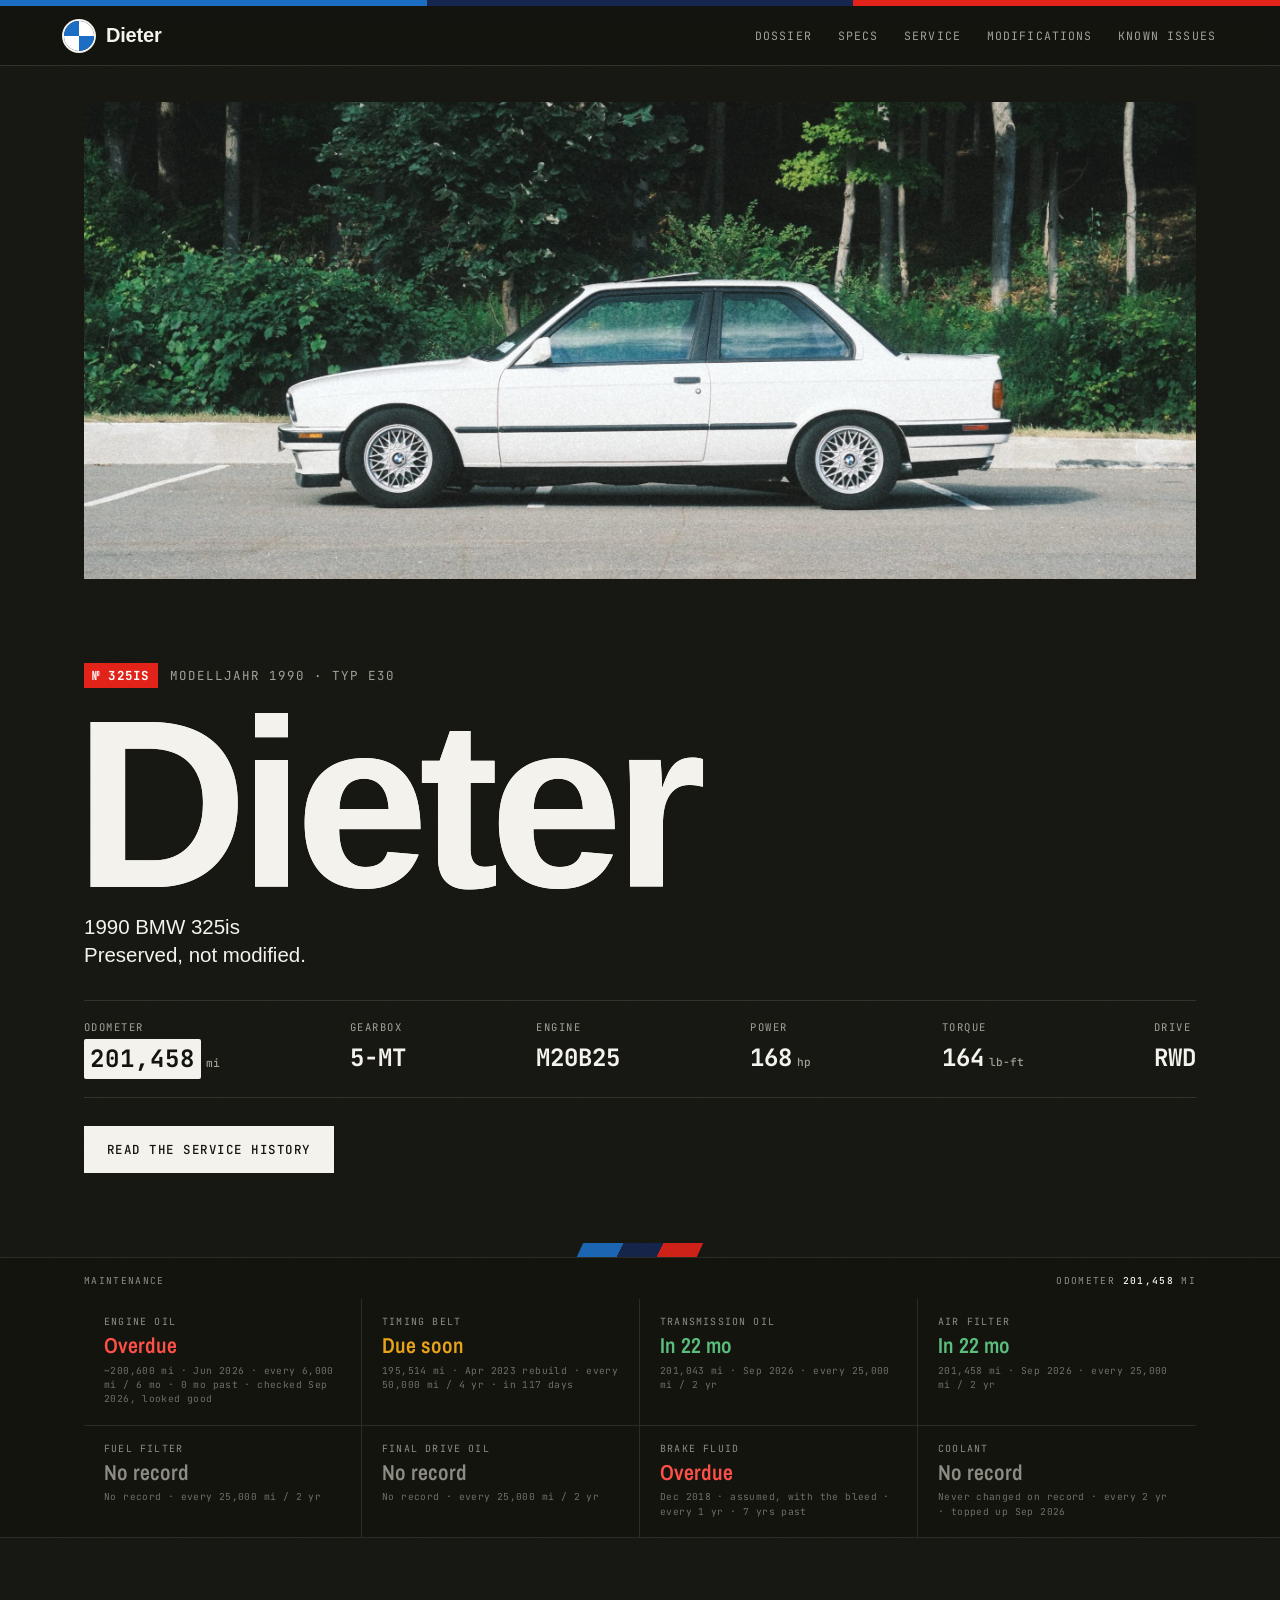
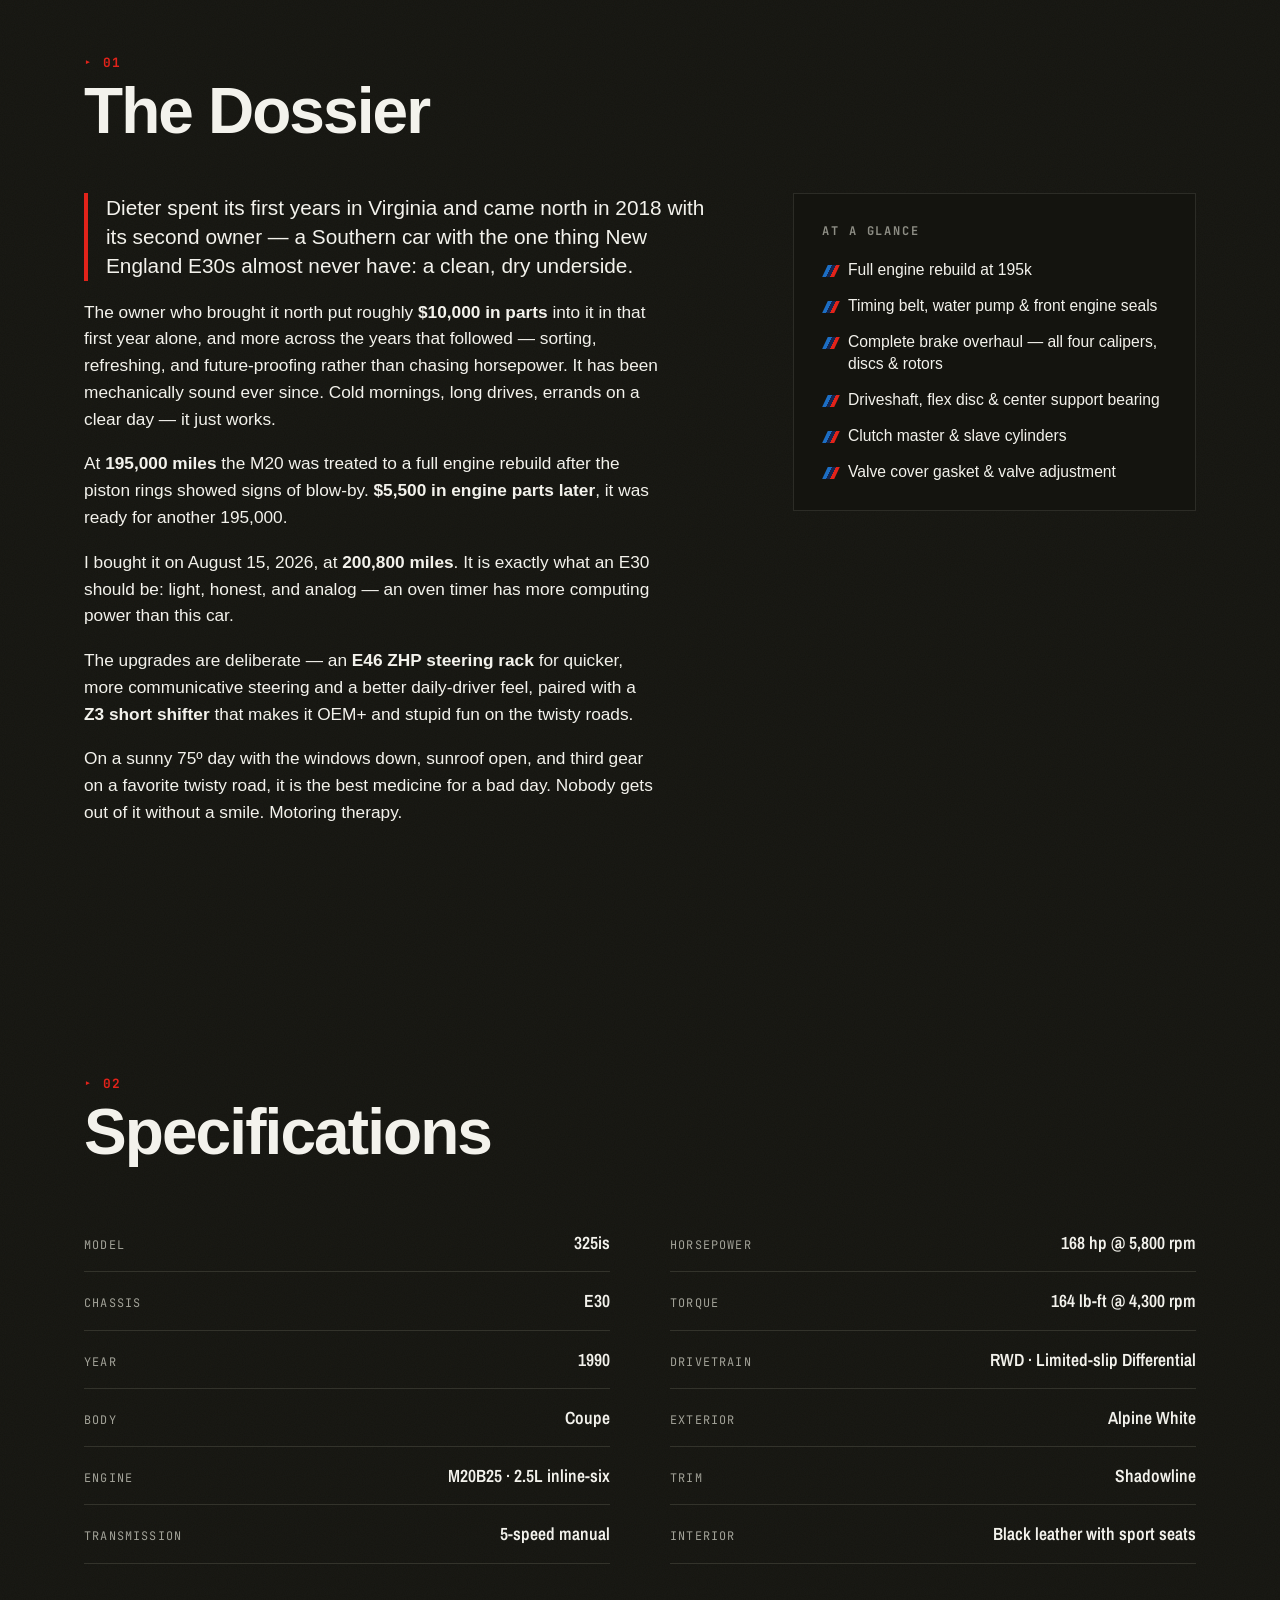
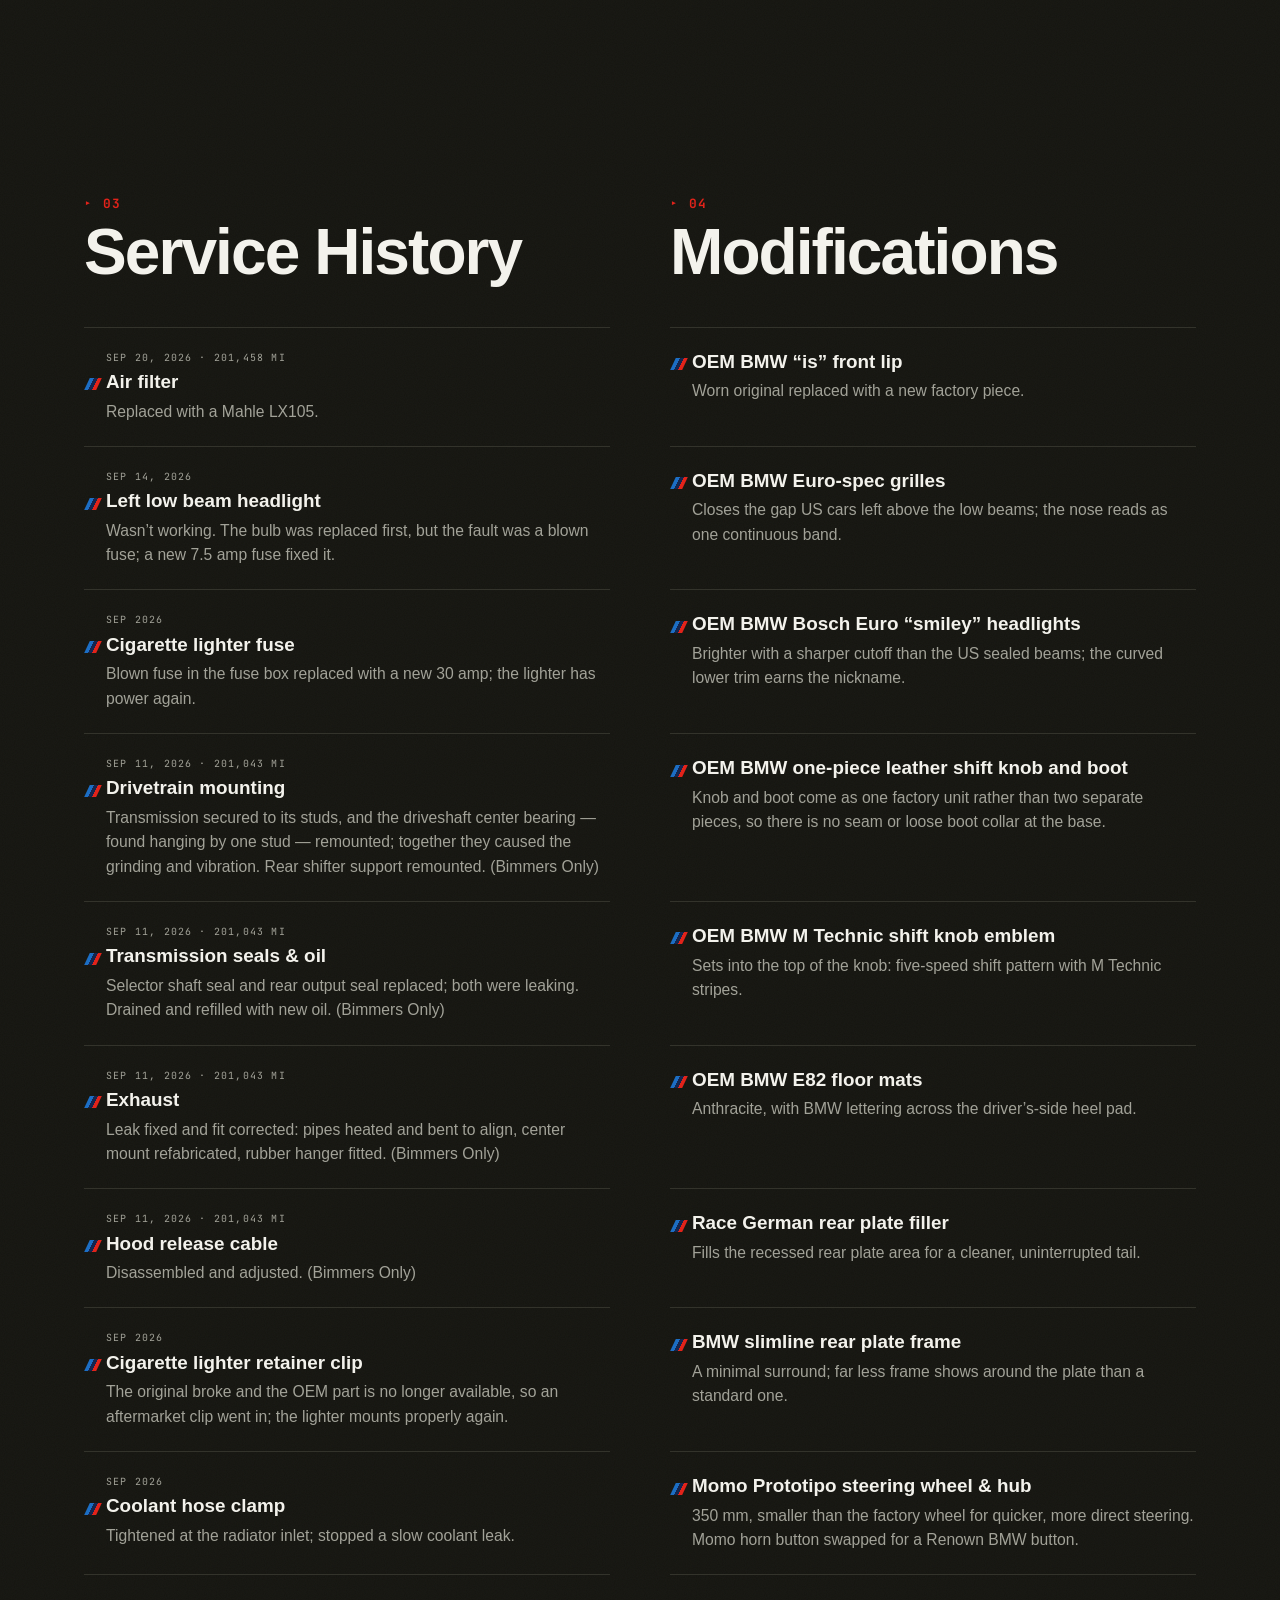
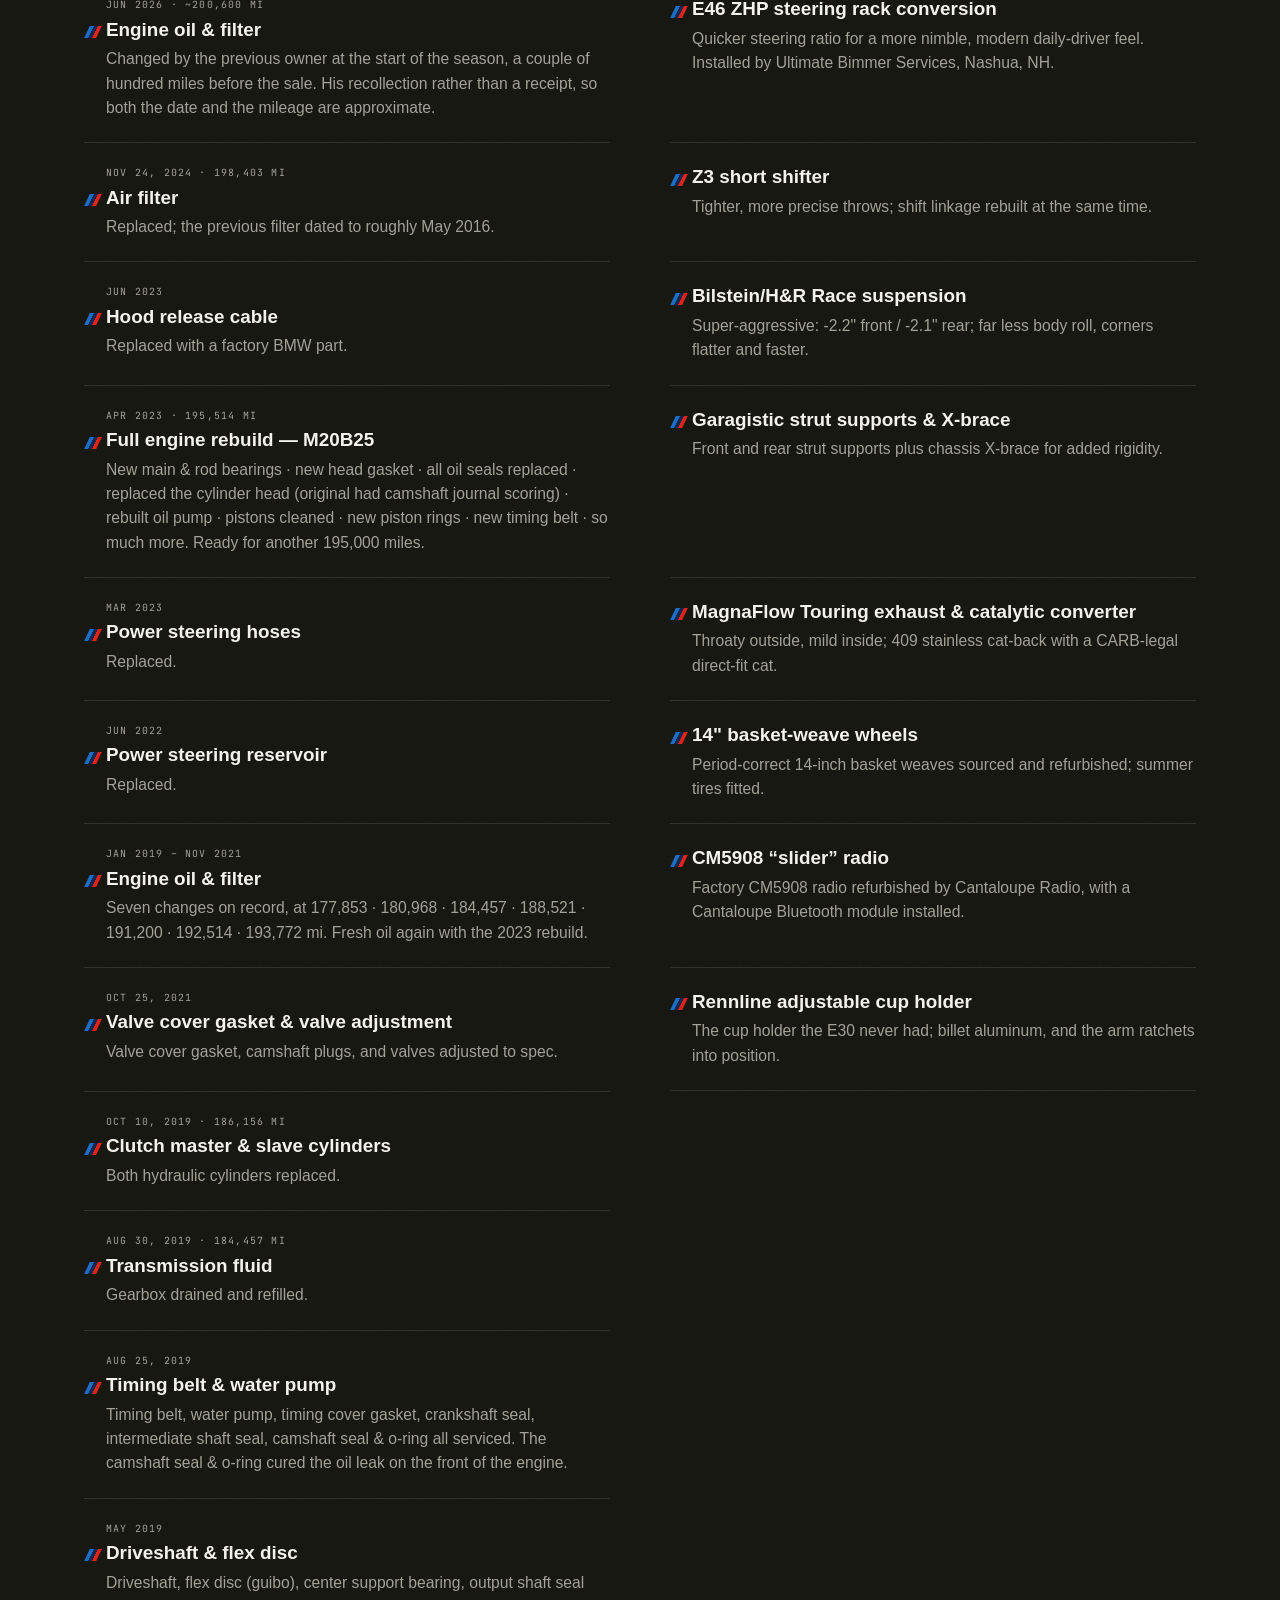
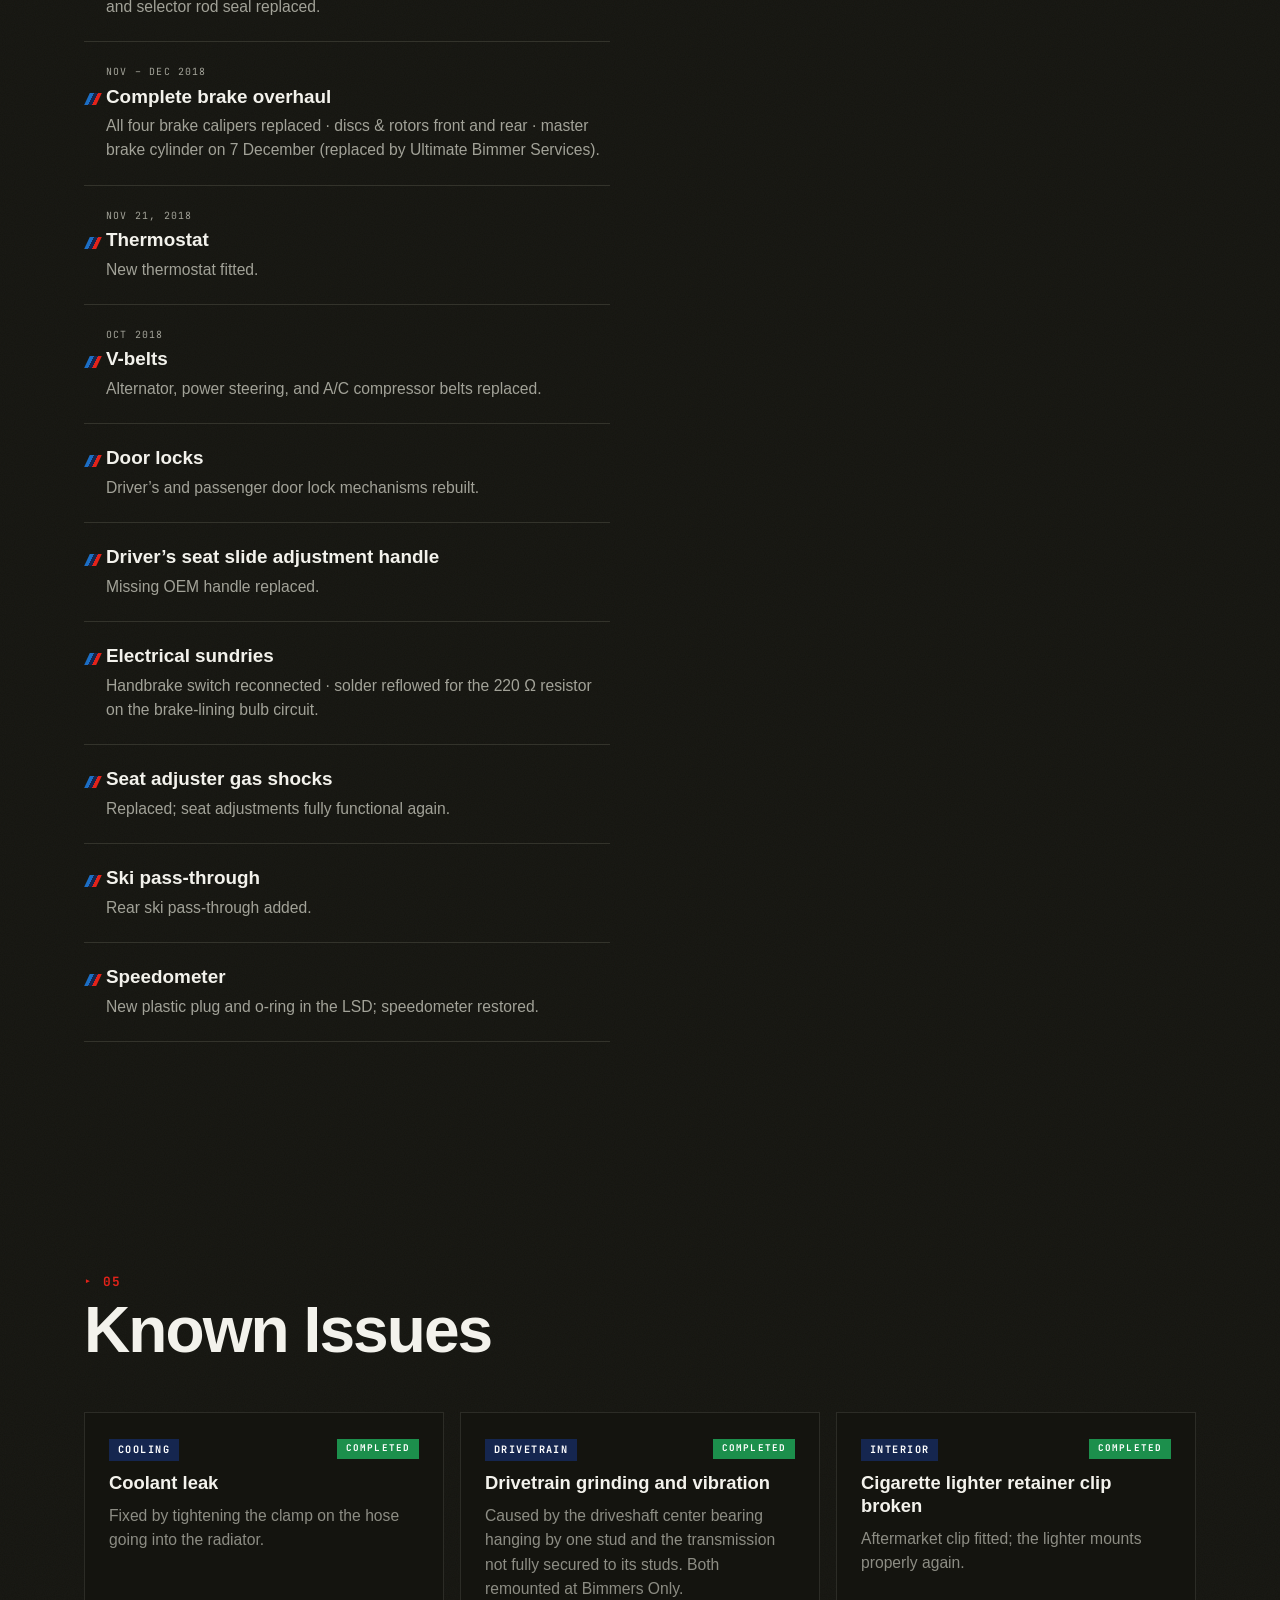
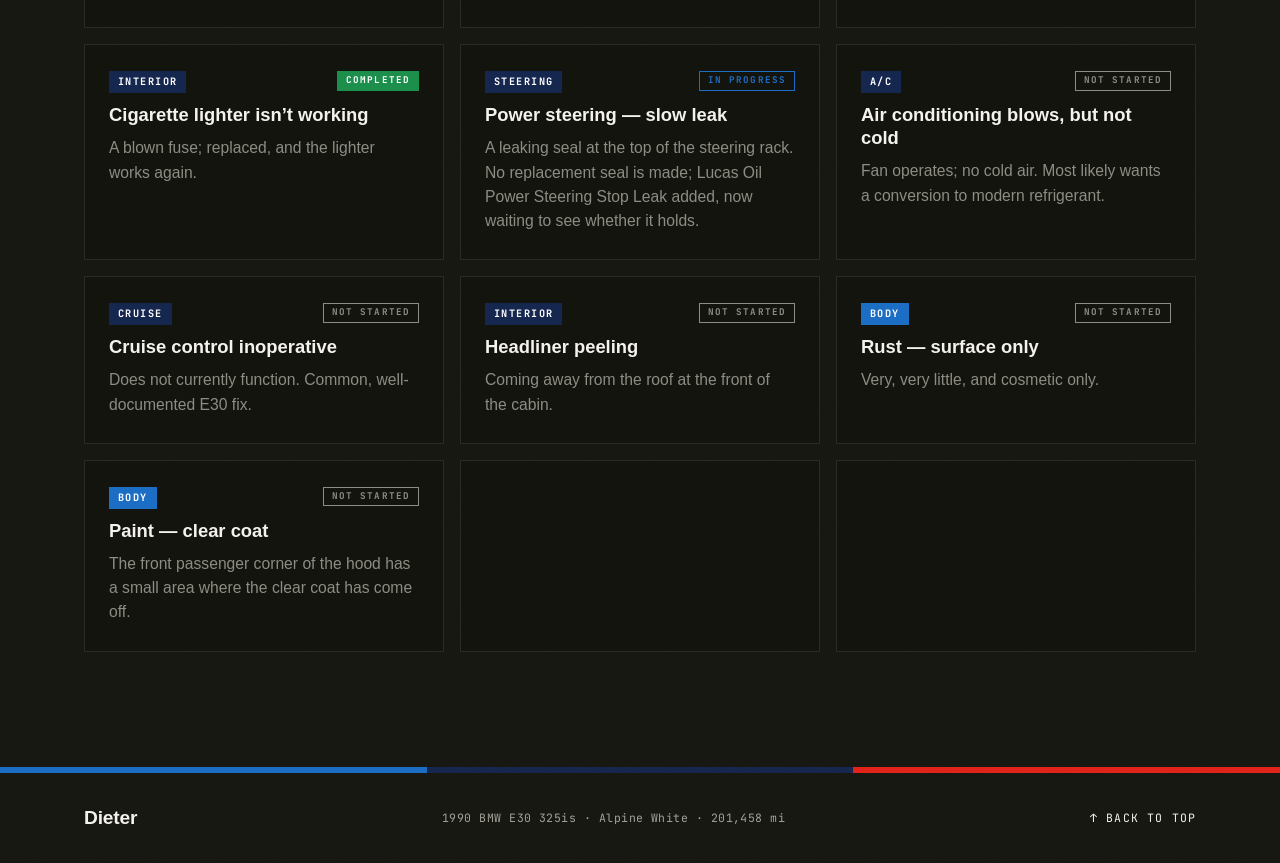
<file: index.html>
<!DOCTYPE html>
<html lang="en">
<head>
<meta charset="UTF-8" />
<meta name="viewport" content="width=device-width, initial-scale=1.0" />
<title>DIETER — 1990 BMW E30 325is · Alpine White</title>
<meta name="description" content="1990 BMW E30 325is, Alpine White over black leather, 5-speed manual. Preserved, not modified. 201,458 miles. An ownership record — history, specifications, service log and known issues." />

<!-- Personal documentation — keep this page out of search engines.
     Crawling is deliberately NOT blocked via robots.txt: a crawler has to be
     able to fetch the page to see this tag and drop it from the index. -->
<meta name="robots" content="noindex, nofollow" />
<meta name="googlebot" content="noindex, nofollow" />

<link rel="preconnect" href="https://fonts.googleapis.com" />
<link rel="preconnect" href="https://fonts.gstatic.com" crossorigin />
<link href="https://fonts.googleapis.com/css2?family=Archivo+Narrow:wght@600&family=JetBrains+Mono:wght@400;500;700&display=swap" rel="stylesheet" />
<link rel="stylesheet" href="styles.css?v=31" />
</head>
<body>

<!-- ====================== M-STRIPE TOP RAIL ====================== -->
<div class="mrail" aria-hidden="true">
  <span class="mrail__blue"></span>
  <span class="mrail__navy"></span>
  <span class="mrail__red"></span>
</div>

<!-- ====================== HEADER ====================== -->
<header class="site-head">
  <a class="site-head__mark" href="#top">
    <span class="roundel" aria-hidden="true">
      <span class="roundel__q roundel__q--blue"></span>
      <span class="roundel__q roundel__q--white"></span>
      <span class="roundel__q roundel__q--white2"></span>
      <span class="roundel__q roundel__q--blue2"></span>
    </span>
    <span class="site-head__name">Dieter</span>
  </a>
  <nav class="site-head__nav">
    <a href="#dossier">Dossier</a>
    <a href="#specs">Specs</a>
    <a href="#service">Service</a>
    <a href="#mods">Modifications</a>
    <a href="#disclosure">Known Issues</a>
  </nav>
</header>

<main id="top">

  <!-- ====================== PHOTO BAND ======================
       The file is already a true 21:9 (2480 × 1063), matching --hero-ratio in
       styles.css, so nothing is cropped. The frame still uses object-fit: cover,
       so a differently-shaped replacement would crop rather than distort. -->
  <figure class="hero-img">
    <div class="hero-img__frame">
      <img src="images/dieter-01.jpg" width="2480" height="1063"
           alt="Dieter in profile — an Alpine White 1990 BMW E30 325is coupe on basket-weave wheels, parked against a treeline." />
    </div>
  </figure>

  <!-- ====================== HERO ====================== -->
  <section class="hero">
    <div class="hero__grid">
      <div class="hero__lede">
        <p class="kicker"><span class="kicker__no">№ 325is</span> Modelljahr 1990 · Typ E30</p>
        <h1 class="hero__title">
          <span class="hero__title-line">Dieter</span>
        </h1>
        <p class="hero__sub">1990 BMW 325is<br />Preserved, not modified.</p>

        <div class="hero__stats">
          <div class="stat">
            <span class="stat__label">Odometer</span>
            <span class="stat__val"><span class="odo">201,458</span><span class="stat__unit">mi</span></span>
          </div>
          <div class="stat">
            <span class="stat__label">Gearbox</span>
            <span class="stat__val">5-MT</span>
          </div>
          <div class="stat">
            <span class="stat__label">Engine</span>
            <span class="stat__val">M20B25</span>
          </div>
          <div class="stat">
            <span class="stat__label">Power</span>
            <span class="stat__val">168<span class="stat__unit">hp</span></span>
          </div>
          <div class="stat">
            <span class="stat__label">Torque</span>
            <span class="stat__val">164<span class="stat__unit">lb-ft</span></span>
          </div>
          <div class="stat">
            <span class="stat__label">Drive</span>
            <span class="stat__val">RWD</span>
          </div>
        </div>

        <div class="hero__actions">
          <a class="btn btn--solid" href="#service">Read the service history</a>
        </div>
      </div>
    </div>

    <!-- diagonal stripe band -->
    <div class="stripe-band" aria-hidden="true"></div>
  </section>

  <!-- ====================== VITALS TICKER ====================== -->
  <!-- Maintenance tracker.
       Intervals are BMW's own figures, padded ~17% on mileage for margin. BMW's
       "Inspection II" means 30,000 mi / 24 months, so those items read 25,000 / 24.
       Whichever limit falls first wins; script.js works that out against ODOMETER
       and today's date, and shows the more urgent of the two.
       To log a service, edit that item's data-last-mi / data-last-on. An item with
       neither reads "No record". data-note adds a remark — a top-up, an inspection —
       that is shown but never resets the interval. -->
  <section class="vitals" aria-label="Maintenance tracker">
    <div class="vitals__head">
      <p class="vitals__title">Maintenance</p>
      <p class="vitals__odo">Odometer <strong>201,458</strong> mi</p>
    </div>
    <ul class="vitals__list">
      <!-- Dated from the rebuild rather than the last logged oil change: new bearings,
           rings and a rebuilt oil pump cannot go back together on the old oil. The
           last recorded change before this was 11/29/21 @ 193,772. -->
      <!-- The previous owner recalls changing it at the start of the season, a couple
           hundred miles before the sale at 200,800 — so ~200,600. That supersedes the
           rebuild as the last change. "The season" is taken to mean summer, so the
           date is the start of June; it is approximate, not a record. -->
      <li class="maint" data-last-mi="200600" data-last-on="2026-06-01" data-every-mi="6000" data-every-months="6" data-note="checked Sep 2026, looked good">
        <span class="maint__k">Engine oil</span>
        <span class="maint__status">&mdash;</span>
        <span class="maint__sub">~200,600 mi &middot; Jun 2026</span>
      </li>
      <li class="maint" data-last-mi="195514" data-last-on="2023-04-01" data-every-mi="50000" data-every-months="48">
        <span class="maint__k">Timing belt</span>
        <span class="maint__status">&mdash;</span>
        <span class="maint__sub">195,514 mi &middot; Apr 2023 rebuild</span>
      </li>
      <!-- Drained and refilled at Bimmers Only, 9/11/26 @ 201,043 (from the invoice). -->
      <li class="maint" data-last-mi="201043" data-last-on="2026-09-11" data-every-mi="25000" data-every-months="24">
        <span class="maint__k">Transmission oil</span>
        <span class="maint__status">&mdash;</span>
        <span class="maint__sub">201,043 mi &middot; Sep 2026</span>
      </li>
      <li class="maint" data-last-mi="201458" data-last-on="2026-09-20" data-every-mi="25000" data-every-months="24">
        <span class="maint__k">Air filter</span>
        <span class="maint__status">&mdash;</span>
        <span class="maint__sub">201,458 mi &middot; Sep 2026</span>
      </li>
      <li class="maint" data-every-mi="25000" data-every-months="24">
        <span class="maint__k">Fuel filter</span>
        <span class="maint__status">&mdash;</span>
        <span class="maint__sub">No record</span>
      </li>
      <li class="maint" data-every-mi="25000" data-every-months="24">
        <span class="maint__k">Final drive oil</span>
        <span class="maint__status">&mdash;</span>
        <span class="maint__sub">No record</span>
      </li>
      <li class="maint" data-last-on="2018-12-07" data-every-months="12">
        <span class="maint__k">Brake fluid</span>
        <span class="maint__status">&mdash;</span>
        <span class="maint__sub">Dec 2018 &middot; assumed, with the bleed</span>
      </li>
      <!-- The top-up is a data-note, not a change: it does not reset the 24-month
           replacement clock, it just records that the level was corrected. -->
      <li class="maint" data-every-months="24" data-note="topped up Sep 2026">
        <span class="maint__k">Coolant</span>
        <span class="maint__status">&mdash;</span>
        <span class="maint__sub">Never changed on record</span>
      </li>
    </ul>
  </section>

  <!-- ====================== DOSSIER / STORY ====================== -->
  <section id="dossier" class="section dossier reveal">
    <div class="section__head">
      <p class="section__no">01</p>
      <h2 class="section__title">The Dossier</h2>
    </div>
    <div class="dossier__grid">
      <div class="dossier__body">
        <p class="dossier__drop">Dieter spent its first years in Virginia and came north in 2018 with its second owner — a Southern car with the one thing New England E30s almost never have: a clean, dry underside.</p>
        <p>The owner who brought it north put roughly <strong>$10,000 in parts</strong> into it in that first year alone, and more across the years that followed — sorting, refreshing, and future-proofing rather than chasing horsepower. It has been mechanically sound ever since. Cold mornings, long drives, errands on a clear day — it just works.</p>
        <p>At <strong>195,000 miles</strong> the M20 was treated to a full engine rebuild after the piston rings showed signs of blow-by. <strong>$5,500 in engine parts later</strong>, it was ready for another 195,000.</p>
        <!-- 200,800 is the mileage at purchase — a fixed fact. It is NOT the
             odometer, which lives in ODOMETER in script.js. Do not update it here. -->
        <p>I bought it on August 15, 2026, at <strong>200,800 miles</strong>. It is exactly what an E30 should be: light, honest, and analog — an oven timer has more computing power than this car.</p>
        <p>The upgrades are deliberate — an <strong>E46 ZHP steering rack</strong> for quicker, more communicative steering and a better daily-driver feel, paired with a <strong>Z3 short shifter</strong> that makes it OEM+ and stupid fun on the twisty roads.</p>
        <p>On a sunny 75º day with the windows down, sunroof open, and third gear on a favorite twisty road, it is the best medicine for a bad day. Nobody gets out of it without a smile. Motoring therapy.</p>
      </div>
      <aside class="dossier__card">
        <h3 class="dossier__card-title">At a glance</h3>
        <ul class="ticks">
          <li>Full engine rebuild at 195k</li>
          <li>Timing belt, water pump &amp; front engine seals</li>
          <li>Complete brake overhaul — all four calipers, discs &amp; rotors</li>
          <li>Driveshaft, flex disc &amp; center support bearing</li>
          <li>Clutch master &amp; slave cylinders</li>
          <li>Valve cover gasket &amp; valve adjustment</li>
        </ul>
      </aside>
    </div>
  </section>

  <!-- ====================== SPECIFICATIONS ====================== -->
  <section id="specs" class="section specs reveal">
    <div class="section__head">
      <p class="section__no">02</p>
      <h2 class="section__title">Specifications</h2>
    </div>
    <div class="specs__grid">
      <dl class="spec-table">
        <div class="spec-row"><dt>Model</dt><dd>325is</dd></div>
        <div class="spec-row"><dt>Chassis</dt><dd>E30</dd></div>
        <div class="spec-row"><dt>Year</dt><dd>1990</dd></div>
        <div class="spec-row"><dt>Body</dt><dd>Coupe</dd></div>
        <div class="spec-row"><dt>Engine</dt><dd>M20B25 · 2.5L inline-six</dd></div>
        <div class="spec-row"><dt>Transmission</dt><dd>5-speed manual</dd></div>
      </dl>
      <dl class="spec-table">
        <div class="spec-row"><dt>Horsepower</dt><dd>168 hp @ 5,800 rpm</dd></div>
        <div class="spec-row"><dt>Torque</dt><dd>164 lb-ft @ 4,300 rpm</dd></div>
        <div class="spec-row"><dt>Drivetrain</dt><dd>RWD · Limited-slip Differential</dd></div>
        <div class="spec-row"><dt>Exterior</dt><dd>Alpine White</dd></div>
        <div class="spec-row"><dt>Trim</dt><dd>Shadowline</dd></div>
        <div class="spec-row"><dt>Interior</dt><dd>Black leather with sport seats</dd></div>
      </dl>
    </div>
  </section>

  <!-- ====================== SERVICE HISTORY ====================== -->
  <!--
    ▸▸▸ HOW TO ADD A SERVICE RECORD ▸▸▸
    Copy one <li class="log__item"> block below and fill it in.
    - .log__what   : the work / part
    - .log__detail : optional extra detail, receipts, shop, cost, etc.
    Delete the example items as needed.
  -->
  <section id="service" class="section service reveal">
    <div class="service__grid">
      <div class="section__head service__head service__head--log">
        <p class="section__no">03</p>
        <h2 class="section__title">Service History</h2>
      </div>

      <div class="section__head service__head service__head--mods" id="mods">
        <p class="section__no">04</p>
        <h2 class="section__title">Modifications</h2>
      </div>

      <ol class="log log--service" id="serviceLog">
        <li class="log__item">
          <div class="log__main">
            <p class="log__when">Sep 20, 2026 · 201,458 mi</p>
            <h3 class="log__what">Air filter</h3>
            <p class="log__detail">Replaced with a Mahle LX105.</p>
          </div>
        </li>

        <li class="log__item">
          <div class="log__main">
            <p class="log__when">Sep 14, 2026</p>
            <h3 class="log__what">Left low beam headlight</h3>
            <p class="log__detail">Wasn’t working. The bulb was replaced first, but the fault was a blown fuse; a new 7.5 amp fuse fixed it.</p>
          </div>
        </li>

        <li class="log__item">
          <div class="log__main">
            <p class="log__when">Sep 2026</p>
            <h3 class="log__what">Cigarette lighter fuse</h3>
            <p class="log__detail">Blown fuse in the fuse box replaced with a new 30 amp; the lighter has power again.</p>
          </div>
        </li>

        <li class="log__item">
          <div class="log__main">
            <p class="log__when">Sep 11, 2026 · 201,043 mi</p>
            <h3 class="log__what">Drivetrain mounting</h3>
            <p class="log__detail">Transmission secured to its studs, and the driveshaft center bearing — found hanging by one stud — remounted; together they caused the grinding and vibration. Rear shifter support remounted. (Bimmers Only)</p>
          </div>
        </li>

        <li class="log__item">
          <div class="log__main">
            <p class="log__when">Sep 11, 2026 · 201,043 mi</p>
            <h3 class="log__what">Transmission seals &amp; oil</h3>
            <p class="log__detail">Selector shaft seal and rear output seal replaced; both were leaking. Drained and refilled with new oil. (Bimmers Only)</p>
          </div>
        </li>

        <li class="log__item">
          <div class="log__main">
            <p class="log__when">Sep 11, 2026 · 201,043 mi</p>
            <h3 class="log__what">Exhaust</h3>
            <p class="log__detail">Leak fixed and fit corrected: pipes heated and bent to align, center mount refabricated, rubber hanger fitted. (Bimmers Only)</p>
          </div>
        </li>

        <li class="log__item">
          <div class="log__main">
            <p class="log__when">Sep 11, 2026 · 201,043 mi</p>
            <h3 class="log__what">Hood release cable</h3>
            <p class="log__detail">Disassembled and adjusted. (Bimmers Only)</p>
          </div>
        </li>

        <li class="log__item">
          <div class="log__main">
            <p class="log__when">Sep 2026</p>
            <h3 class="log__what">Cigarette lighter retainer clip</h3>
            <p class="log__detail">The original broke and the OEM part is no longer available, so an aftermarket clip went in; the lighter mounts properly again.</p>
          </div>
        </li>

        <li class="log__item">
          <div class="log__main">
            <p class="log__when">Sep 2026</p>
            <h3 class="log__what">Coolant hose clamp</h3>
            <p class="log__detail">Tightened at the radiator inlet; stopped a slow coolant leak.</p>
          </div>
        </li>

        <li class="log__item">
          <div class="log__main">
            <p class="log__when">Jun 2026 · ~200,600 mi</p>
            <h3 class="log__what">Engine oil &amp; filter</h3>
            <p class="log__detail">Changed by the previous owner at the start of the season, a couple of hundred miles before the sale. His recollection rather than a receipt, so both the date and the mileage are approximate.</p>
          </div>
        </li>

        <li class="log__item">
          <div class="log__main">
            <p class="log__when">Nov 24, 2024 · 198,403 mi</p>
            <h3 class="log__what">Air filter</h3>
            <p class="log__detail">Replaced; the previous filter dated to roughly May 2016.</p>
          </div>
        </li>

        <li class="log__item">
          <div class="log__main">
            <p class="log__when">Jun 2023</p>
            <h3 class="log__what">Hood release cable</h3>
            <p class="log__detail">Replaced with a factory BMW part.</p>
          </div>
        </li>

        <li class="log__item">
          <div class="log__main">
            <p class="log__when">Apr 2023 · 195,514 mi</p>
            <h3 class="log__what">Full engine rebuild — M20B25</h3>
            <p class="log__detail">New main &amp; rod bearings · new head gasket · all oil seals replaced · replaced the cylinder head (original had camshaft journal scoring) · rebuilt oil pump · pistons cleaned · new piston rings · new timing belt · so much more. Ready for another 195,000 miles.</p>
          </div>
        </li>

        <li class="log__item">
          <div class="log__main">
            <p class="log__when">Mar 2023</p>
            <h3 class="log__what">Power steering hoses</h3>
            <p class="log__detail">Replaced.</p>
          </div>
        </li>

        <li class="log__item">
          <div class="log__main">
            <p class="log__when">Jun 2022</p>
            <h3 class="log__what">Power steering reservoir</h3>
            <p class="log__detail">Replaced.</p>
          </div>
        </li>

        <li class="log__item">
          <div class="log__main">
            <p class="log__when">Jan 2019 – Nov 2021</p>
            <h3 class="log__what">Engine oil &amp; filter</h3>
            <p class="log__detail">Seven changes on record, at 177,853 · 180,968 · 184,457 · 188,521 · 191,200 · 192,514 · 193,772 mi. Fresh oil again with the 2023 rebuild.</p>
          </div>
        </li>

        <li class="log__item">
          <div class="log__main">
            <p class="log__when">Oct 25, 2021</p>
            <h3 class="log__what">Valve cover gasket &amp; valve adjustment</h3>
            <p class="log__detail">Valve cover gasket, camshaft plugs, and valves adjusted to spec.</p>
          </div>
        </li>

        <li class="log__item">
          <div class="log__main">
            <p class="log__when">Oct 10, 2019 · 186,156 mi</p>
            <h3 class="log__what">Clutch master &amp; slave cylinders</h3>
            <p class="log__detail">Both hydraulic cylinders replaced.</p>
          </div>
        </li>

        <li class="log__item">
          <div class="log__main">
            <p class="log__when">Aug 30, 2019 · 184,457 mi</p>
            <h3 class="log__what">Transmission fluid</h3>
            <p class="log__detail">Gearbox drained and refilled.</p>
          </div>
        </li>

        <li class="log__item">
          <div class="log__main">
            <p class="log__when">Aug 25, 2019</p>
            <h3 class="log__what">Timing belt &amp; water pump</h3>
            <p class="log__detail">Timing belt, water pump, timing cover gasket, crankshaft seal, intermediate shaft seal, camshaft seal &amp; o-ring all serviced. The camshaft seal &amp; o-ring cured the oil leak on the front of the engine.</p>
          </div>
        </li>

        <li class="log__item">
          <div class="log__main">
            <p class="log__when">May 2019</p>
            <h3 class="log__what">Driveshaft &amp; flex disc</h3>
            <p class="log__detail">Driveshaft, flex disc (guibo), center support bearing, output shaft seal and selector rod seal replaced.</p>
          </div>
        </li>

        <li class="log__item">
          <div class="log__main">
            <p class="log__when">Nov – Dec 2018</p>
            <h3 class="log__what">Complete brake overhaul</h3>
            <p class="log__detail">All four brake calipers replaced · discs &amp; rotors front and rear · master brake cylinder on 7 December (replaced by Ultimate Bimmer Services).</p>
          </div>
        </li>

        <li class="log__item">
          <div class="log__main">
            <p class="log__when">Nov 21, 2018</p>
            <h3 class="log__what">Thermostat</h3>
            <p class="log__detail">New thermostat fitted.</p>
          </div>
        </li>

        <li class="log__item">
          <div class="log__main">
            <p class="log__when">Oct 2018</p>
            <h3 class="log__what">V-belts</h3>
            <p class="log__detail">Alternator, power steering, and A/C compressor belts replaced.</p>
          </div>
        </li>

        <li class="log__item">
          <div class="log__main">
            <h3 class="log__what">Door locks</h3>
            <p class="log__detail">Driver’s and passenger door lock mechanisms rebuilt.</p>
          </div>
        </li>

        <li class="log__item">
          <div class="log__main">
            <h3 class="log__what">Driver’s seat slide adjustment handle</h3>
            <p class="log__detail">Missing OEM handle replaced.</p>
          </div>
        </li>

        <li class="log__item">
          <div class="log__main">
            <h3 class="log__what">Electrical sundries</h3>
            <p class="log__detail">Handbrake switch reconnected · solder reflowed for the 220&nbsp;Ω resistor on the brake-lining bulb circuit.</p>
          </div>
        </li>

        <li class="log__item">
          <div class="log__main">
            <h3 class="log__what">Seat adjuster gas shocks</h3>
            <p class="log__detail">Replaced; seat adjustments fully functional again.</p>
          </div>
        </li>

        <li class="log__item">
          <div class="log__main">
            <h3 class="log__what">Ski pass-through</h3>
            <p class="log__detail">Rear ski pass-through added.</p>
          </div>
        </li>

        <li class="log__item">
          <div class="log__main">
            <h3 class="log__what">Speedometer</h3>
            <p class="log__detail">New plastic plug and o-ring in the LSD; speedometer restored.</p>
          </div>
        </li>

        <!-- ▸ COPY THIS BLOCK FOR EACH NEW RECEIPT ▸
             Dated entries run newest first; entries with no date sit together at
             the foot of the list in alphabetical order. Drop the log__when line
             when the date is unknown rather than guessing at one; add the mileage
             after the date only if you have it.
        <li class="log__item">
          <div class="log__main">
            <p class="log__when">Mon D, YYYY · 000,000 mi</p>
            <h3 class="log__what">Part or component</h3>
            <p class="log__detail">What was done, and the specifics.</p>
          </div>
        </li>
        -->

      </ol>

      <ol class="log log--mods" id="modLog">
        <li class="log__item">
          <div class="log__main">
            <h3 class="log__what">OEM BMW “is” front lip</h3>
            <p class="log__detail">Worn original replaced with a new factory piece.</p>
          </div>
        </li>
        <li class="log__item">
          <div class="log__main">
            <h3 class="log__what">OEM BMW Euro-spec grilles</h3>
            <p class="log__detail">Closes the gap US cars left above the low beams; the nose reads as one continuous band.</p>
          </div>
        </li>
        <li class="log__item">
          <div class="log__main">
            <h3 class="log__what">OEM BMW Bosch Euro “smiley” headlights</h3>
            <p class="log__detail">Brighter with a sharper cutoff than the US sealed beams; the curved lower trim earns the nickname.</p>
          </div>
        </li>
        <li class="log__item">
          <div class="log__main">
            <h3 class="log__what">OEM BMW one-piece leather shift knob and boot</h3>
            <p class="log__detail">Knob and boot come as one factory unit rather than two separate pieces, so there is no seam or loose boot collar at the base.</p>
          </div>
        </li>
        <li class="log__item">
          <div class="log__main">
            <h3 class="log__what">OEM BMW M Technic shift knob emblem</h3>
            <p class="log__detail">Sets into the top of the knob: five-speed shift pattern with M Technic stripes.</p>
          </div>
        </li>
        <li class="log__item">
          <div class="log__main">
            <h3 class="log__what">OEM BMW E82 floor mats</h3>
            <p class="log__detail">Anthracite, with BMW lettering across the driver’s-side heel pad.</p>
          </div>
        </li>
        <li class="log__item">
          <div class="log__main">
            <h3 class="log__what">Race German rear plate filler</h3>
            <p class="log__detail">Fills the recessed rear plate area for a cleaner, uninterrupted tail.</p>
          </div>
        </li>
        <li class="log__item">
          <div class="log__main">
            <h3 class="log__what">BMW slimline rear plate frame</h3>
            <p class="log__detail">A minimal surround; far less frame shows around the plate than a standard one.</p>
          </div>
        </li>
        <li class="log__item">
          <div class="log__main">
            <h3 class="log__what">Momo Prototipo steering wheel &amp; hub</h3>
            <p class="log__detail">350 mm, smaller than the factory wheel for quicker, more direct steering. Momo horn button swapped for a Renown BMW button.</p>
          </div>
        </li>
        <li class="log__item">
          <div class="log__main">
            <h3 class="log__what">E46 ZHP steering rack conversion</h3>
            <p class="log__detail">Quicker steering ratio for a more nimble, modern daily-driver feel. Installed by Ultimate Bimmer Services, Nashua, NH.</p>
          </div>
        </li>
        <li class="log__item">
          <div class="log__main">
            <h3 class="log__what">Z3 short shifter</h3>
            <p class="log__detail">Tighter, more precise throws; shift linkage rebuilt at the same time.</p>
          </div>
        </li>
        <li class="log__item">
          <div class="log__main">
            <h3 class="log__what">Bilstein/H&amp;R Race suspension</h3>
            <p class="log__detail">Super-aggressive: -2.2&quot; front / -2.1&quot; rear; far less body roll, corners flatter and faster.</p>
          </div>
        </li>
        <li class="log__item">
          <div class="log__main">
            <h3 class="log__what">Garagistic strut supports &amp; X-brace</h3>
            <p class="log__detail">Front and rear strut supports plus chassis X-brace for added rigidity.</p>
          </div>
        </li>
        <li class="log__item">
          <div class="log__main">
            <h3 class="log__what">MagnaFlow Touring exhaust &amp; catalytic converter</h3>
            <p class="log__detail">Throaty outside, mild inside; 409 stainless cat-back with a CARB-legal direct-fit cat.</p>
          </div>
        </li>
        <li class="log__item">
          <div class="log__main">
            <h3 class="log__what">14&quot; basket-weave wheels</h3>
            <p class="log__detail">Period-correct 14-inch basket weaves sourced and refurbished; summer tires fitted.</p>
          </div>
        </li>
        <li class="log__item">
          <div class="log__main">
            <h3 class="log__what">CM5908 “slider” radio</h3>
            <p class="log__detail">Factory CM5908 radio refurbished by Cantaloupe Radio, with a Cantaloupe Bluetooth module installed.</p>
          </div>
        </li>
        <li class="log__item">
          <div class="log__main">
            <h3 class="log__what">Rennline adjustable cup holder</h3>
            <p class="log__detail">The cup holder the E30 never had; billet aluminum, and the arm ratchets into position.</p>
          </div>
        </li>
      </ol>
    </div>
  </section>

  <!-- ====================== KNOWN ISSUES ====================== -->
  <section id="disclosure" class="section disclosure reveal">
    <div class="section__head">
      <p class="section__no">05</p>
      <h2 class="section__title">Known Issues</h2>
    </div>
    <div class="disclosure__grid">
      <!-- Cards are ordered by status: Completed, then In progress, then Not started. -->
      <article class="flaw">
        <span class="flaw__status flaw__status--completed">Completed</span>
        <span class="flaw__tag">Cooling</span>
        <h3 class="flaw__title">Coolant leak</h3>
        <p>Fixed by tightening the clamp on the hose going into the radiator.</p>
      </article>
      <article class="flaw">
        <span class="flaw__status flaw__status--completed">Completed</span>
        <span class="flaw__tag">Drivetrain</span>
        <h3 class="flaw__title">Drivetrain grinding and vibration</h3>
        <p>Caused by the driveshaft center bearing hanging by one stud and the transmission not fully secured to its studs. Both remounted at Bimmers Only.</p>
      </article>
      <article class="flaw">
        <span class="flaw__status flaw__status--completed">Completed</span>
        <span class="flaw__tag">Interior</span>
        <h3 class="flaw__title">Cigarette lighter retainer clip broken</h3>
        <p>Aftermarket clip fitted; the lighter mounts properly again.</p>
      </article>
      <article class="flaw">
        <span class="flaw__status flaw__status--completed">Completed</span>
        <span class="flaw__tag">Interior</span>
        <h3 class="flaw__title">Cigarette lighter isn’t working</h3>
        <p>A blown fuse; replaced, and the lighter works again.</p>
      </article>
      <article class="flaw">
        <span class="flaw__status flaw__status--in-progress">In progress</span>
        <span class="flaw__tag">Steering</span>
        <h3 class="flaw__title">Power steering — slow leak</h3>
        <p>A leaking seal at the top of the steering rack. No replacement seal is made; Lucas Oil Power Steering Stop Leak added, now waiting to see whether it holds.</p>
      </article>
      <article class="flaw">
        <span class="flaw__status flaw__status--not-started">Not started</span>
        <span class="flaw__tag">A/C</span>
        <h3 class="flaw__title">Air conditioning blows, but not cold</h3>
        <p>Fan operates; no cold air. Most likely wants a conversion to modern refrigerant.</p>
      </article>
      <article class="flaw">
        <span class="flaw__status flaw__status--not-started">Not started</span>
        <span class="flaw__tag">Cruise</span>
        <h3 class="flaw__title">Cruise control inoperative</h3>
        <p>Does not currently function. Common, well-documented E30 fix.</p>
      </article>
      <article class="flaw">
        <span class="flaw__status flaw__status--not-started">Not started</span>
        <span class="flaw__tag">Interior</span>
        <h3 class="flaw__title">Headliner peeling</h3>
        <p>Coming away from the roof at the front of the cabin.</p>
      </article>
      <article class="flaw flaw--good">
        <span class="flaw__status flaw__status--not-started">Not started</span>
        <span class="flaw__tag">Body</span>
        <h3 class="flaw__title">Rust — surface only</h3>
        <p>Very, very little, and cosmetic only.</p>
      </article>
      <article class="flaw flaw--good">
        <span class="flaw__status flaw__status--not-started">Not started</span>
        <span class="flaw__tag">Body</span>
        <h3 class="flaw__title">Paint — clear coat</h3>
        <p>The front passenger corner of the hood has a small area where the clear coat has come off.</p>
      </article>

      <!-- Empty frames so the last row of the 3-wide grid is not left short. They
           hold no issue. Keep (real cards + fillers) a multiple of 3: add an issue,
           remove a filler. They drop out once the grid is a single column. -->
      <article class="flaw flaw--empty" aria-hidden="true"></article>
      <article class="flaw flaw--empty" aria-hidden="true"></article>
    </div>
  </section>

</main>

<!-- ====================== FOOTER ====================== -->
<footer class="site-foot">
  <div class="mrail mrail--foot" aria-hidden="true">
    <span class="mrail__blue"></span>
    <span class="mrail__navy"></span>
    <span class="mrail__red"></span>
  </div>
  <div class="site-foot__inner">
    <span class="site-foot__mark">Dieter</span>
    <span class="site-foot__meta">1990 BMW E30 325is · Alpine White · 201,458 mi</span>
    <a class="site-foot__top" href="#top">↑ Back to top</a>
  </div>
</footer>

<script src="script.js?v=17"></script>
</body>
</html>
</file>
<file: styles.css>
/* ============================================================
   DIETER — 1990 BMW E30 325is
   Neue Grafik / BMW Motorsport press-dossier aesthetic
   ============================================================ */

:root {
  /* paper + ink — inverted. "Paper" is still the ground and "ink" still the
     type; they just swapped ends of the scale. Every rule that reads the pair
     flips with them, so the whole page turns over from these five lines. */
  --paper:    #14140f;   /* near-black ground */
  --paper-2:  #1d1d16;   /* barely-raised surface */
  --ink:      #f3f2ec;   /* warm Alpine off-white type */
  --ink-soft: #a2a298;   /* muted type */
  --line:     #33332b;   /* hairline rules */

  /* BMW Motorsport tricolour */
  --m-blue:   #1c6ec4;   /* light/process blue */
  --m-navy:   #15264f;   /* dark blue */
  --m-red:    #e2231a;   /* motorsport red */

  /* status colour, outside the Motorsport palette — Known Issues badges only */
  --status-done: #1c8f4c;

  /* Panel palette — the maintenance tracker, the At a glance card and the Known
     Issues cards all share it. Deliberately literal, NOT the --paper/--ink pair:
     these panels sit a shade below the page (which carries a grain overlay they
     paint over) and must not flip if the page theme ever does. */
  --panel:       #14140f;
  --panel-line:  #2c2c26;
  --panel-ink:   #f3f2ec;
  --panel-soft:  #8d8d84;
  --panel-faint: #6f6f68;

  /* Specifications and Service History / Modifications are both two equal
     columns on this gutter, so their column edges line up down the page. */
  --col-gap: clamp(28px, 5vw, 60px);

  /* Aspect ratio of the photo band at the top of main — change this one value
     to reshape it. */
  --hero-ratio: 21 / 9;

  --maxw: 1240px;
  --pad:  clamp(20px, 5vw, 64px);

  /* M Technic marks. The gradient stays square-on and the ELEMENT is skewed —
     angling the gradient alone tilts the boundaries between bars but leaves the
     outer edges of the blue and the red vertical. Everything wearing this pairs
     --m-stripes with --m-skew: the hero band and both list markers. */
  --m-stripes: linear-gradient(
    90deg,
    var(--m-blue) 0 33.333%, var(--m-navy) 33.333% 66.666%, var(--m-red) 66.666% 100%);
  --m-skew: skewX(-25deg);

  --font-display: "Helvetica Neue", Arial, sans-serif;
  --font-cond:    "Archivo Narrow", "Helvetica Neue", Arial, sans-serif;
  --font-mono:    "JetBrains Mono", ui-monospace, monospace;
}

* { box-sizing: border-box; margin: 0; padding: 0; }

html { scroll-behavior: smooth; }

body {
  background-color: var(--paper);
  background-image:
    /* faint grain */
    url("data:image/svg+xml,%3Csvg xmlns='http://www.w3.org/2000/svg' width='120' height='120'%3E%3Cfilter id='n'%3E%3CfeTurbulence type='fractalNoise' baseFrequency='0.9' numOctaves='2' stitchTiles='stitch'/%3E%3C/filter%3E%3Crect width='100%25' height='100%25' filter='url(%23n)' opacity='0.035'/%3E%3C/svg%3E");
  color: var(--ink);
  font-family: var(--font-display);
  font-weight: 400;
  line-height: 1.55;
  -webkit-font-smoothing: antialiased;
  overflow-x: hidden;
}

img { display: block; max-width: 100%; }
a { color: inherit; text-decoration: none; }

/* ---------- M-stripe rail ---------- */
.mrail { display: flex; height: 6px; width: 100%; }
.mrail span { flex: 1; }
.mrail__blue { background: var(--m-blue); }
.mrail__navy { background: var(--m-navy); }
.mrail__red  { background: var(--m-red); }
.mrail { position: sticky; top: 0; z-index: 60; }

/* ---------- Header ---------- */
.site-head {
  position: sticky; top: 6px; z-index: 55;
  display: flex; align-items: center; justify-content: space-between;
  gap: 16px;
  padding: 14px var(--pad);
  background: color-mix(in srgb, var(--paper) 88%, transparent);
  backdrop-filter: blur(8px);
  border-bottom: 1px solid var(--line);
}
.site-head__mark { display: flex; align-items: center; gap: 12px; }
.site-head__name {
  /* No font-stretch: 75% here. The family was always Helvetica Neue, but that
     stretch pulled in the Condensed cut on macOS, which read as a different face
     from the rest of the page. Plain width, and tracking pulled in to suit title
     case — 0.14em is spacing meant for all-caps. */
  font-weight: 900; font-size: 1.25rem; letter-spacing: -0.01em;
}

/* mini roundel */
.roundel {
  position: relative; width: 30px; height: 30px; border-radius: 50%;
  background: var(--m-navy); overflow: hidden;
  box-shadow: 0 0 0 2px var(--ink);
  display: inline-block;
}
.roundel__q { position: absolute; width: 50%; height: 50%; }
.roundel__q--blue  { top: 0;   left: 0;   background: var(--m-blue); }
.roundel__q--white { top: 0;   right: 0;  background: #fff; }
.roundel__q--white2{ bottom: 0; left: 0;  background: #fff; }
.roundel__q--blue2 { bottom: 0; right: 0; background: var(--m-blue); }

.site-head__nav { display: flex; align-items: center; gap: clamp(10px, 2vw, 26px); }
.site-head__nav a {
  font-family: var(--font-mono); font-size: 0.72rem;
  text-transform: uppercase; letter-spacing: 0.1em; color: var(--ink-soft);
  transition: color .2s;
}
.site-head__nav a:hover { color: var(--ink); }
@media (max-width: 820px) {
  .site-head__nav {
    gap: 14px; overflow-x: auto; scrollbar-width: none; -webkit-overflow-scrolling: touch;
    /* fade the right edge so the overflow reads as scrollable, not clipped */
    -webkit-mask-image: linear-gradient(to right, #000 calc(100% - 22px), transparent);
            mask-image: linear-gradient(to right, #000 calc(100% - 22px), transparent);
  }
  .site-head__nav::-webkit-scrollbar { display: none; }
  .site-head__nav a { font-size: 0.64rem; letter-spacing: 0.07em; white-space: nowrap; }
}

/* ---------- Photo band ----------
   Sits on the same content edges as every section below it, so its sides line up
   with the Dossier text and the Service History column. */
.hero-img {
  max-width: var(--maxw); margin-inline: auto;
  padding: clamp(20px, 3vw, 36px) var(--pad) 0;
}
.hero-img__frame {
  aspect-ratio: var(--hero-ratio);
  background: var(--panel-line);   /* placeholder fill */
  overflow: hidden;
}
.hero-img__frame img { width: 100%; height: 100%; object-fit: cover; }

/* ---------- Hero ---------- */
.hero { position: relative; padding: clamp(36px, 7vw, 84px) var(--pad) 0; max-width: var(--maxw); margin-inline: auto; }
.hero__grid {
  /* Single column while the hero carries no photo. The two-column rule it used —
     minmax(0, 1fr) minmax(0, 1.05fr), the minmax(0,…) being what stops the
     unbreakable wordmark inflating its own track — goes back when one returns. */
  display: grid; grid-template-columns: 1fr; gap: clamp(28px, 5vw, 64px);
  align-items: center;
}

.kicker {
  font-family: var(--font-mono); font-size: 0.78rem; letter-spacing: 0.16em;
  text-transform: uppercase; color: var(--ink-soft);
  display: flex; align-items: center; gap: 12px; margin-bottom: 18px;
}
.kicker__no {
  background: var(--m-red); color: #fff; padding: 3px 8px; letter-spacing: 0.1em;
  font-weight: 700;
}

.hero__title {
  font-weight: 900; line-height: 0.82; letter-spacing: -0.04em;
  font-stretch: 112%;
  font-size: clamp(5rem, 19vw, 15rem);
  margin: 0 0 4px -0.04em;
}
.hero__title-line {
  display: block;
  background: linear-gradient(180deg, var(--ink) 0%, var(--ink) 100%);
  -webkit-background-clip: text; background-clip: text;
}

.hero__sub {
  font-size: clamp(1rem, 1.6vw, 1.3rem); font-weight: 500; line-height: 1.4;
  max-width: 30ch; margin-top: 10px; color: var(--ink);
}

.hero__stats {
  /* Spread across the full strip rather than bunching at the left — the lede went
     full-width when the hero photo came out, and three stats no longer filled it. */
  display: flex; flex-wrap: wrap;
  justify-content: space-between;
  gap: 18px clamp(18px, 4vw, 40px); margin: 30px 0 28px;
  border-block: 1px solid var(--line); padding: 18px 0;
}
/* Once the six stats wrap, space-between would fling the last row's two items to
   opposite edges. Below the wrap point they read better packed left. */
@media (max-width: 780px) { .hero__stats { justify-content: flex-start; } }
.stat { display: flex; flex-direction: column; gap: 4px; }
.stat__label {
  font-family: var(--font-mono); font-size: 0.66rem; text-transform: uppercase;
  letter-spacing: 0.14em; color: var(--ink-soft);
}
.stat__val {
  font-family: var(--font-mono); font-weight: 700; font-size: clamp(1.1rem, 2.4vw, 1.5rem);
  display: flex; align-items: baseline; gap: 5px;
}
.stat__unit { font-size: 0.7rem; color: var(--ink-soft); font-weight: 500; }
.odo {
  font-variant-numeric: tabular-nums;
  background: var(--ink); color: var(--paper); padding: 1px 6px; border-radius: 2px;
  letter-spacing: 0.04em;
}

.hero__actions { display: flex; flex-wrap: wrap; gap: 12px; }

/* buttons */
.btn {
  font-family: var(--font-mono); font-size: 0.78rem; text-transform: uppercase;
  letter-spacing: 0.12em; font-weight: 500;
  padding: 13px 22px; border: 1.5px solid var(--ink);
  transition: transform .15s, background .2s, color .2s;
  display: inline-block;
}
.btn:hover { transform: translateY(-2px); }
.btn--solid { background: var(--ink); color: var(--paper); }
.btn--solid:hover { background: var(--m-red); border-color: var(--m-red); }
.btn--ghost { background: transparent; color: var(--ink); }
.btn--ghost:hover { background: var(--ink); color: var(--paper); }
.btn--lg { padding: 17px 30px; font-size: 0.85rem; }

/* hero photo */
.hero__photo { position: relative; }
.photo {
  position: relative; overflow: hidden; background: var(--paper-2);
  border: 1px solid var(--line);
}
.hero__photo img { width: 100%; aspect-ratio: 4 / 3; object-fit: cover; }
.photo__cap {
  position: absolute; left: 0; bottom: 0;
  font-family: var(--font-mono); font-size: 0.66rem; letter-spacing: 0.1em;
  text-transform: uppercase; color: var(--paper); background: var(--ink);
  padding: 5px 10px;
}

/* placeholder when an image is missing */
.photo--empty img { display: none; }
.photo--empty {
  display: grid; place-items: center; aspect-ratio: 4 / 3;
  background:
    repeating-linear-gradient(135deg, var(--m-blue) 0 18px, var(--m-navy) 18px 36px, var(--m-red) 36px 54px, transparent 54px 120px),
    var(--paper-2);
}
.photo--empty::after {
  content: attr(data-label);
  font-family: var(--font-mono); font-size: 0.7rem; letter-spacing: 0.12em;
  text-transform: uppercase; color: var(--ink);
  background: var(--paper); padding: 8px 14px; border: 1px solid var(--ink);
  text-align: center; max-width: 80%;
}

/* diagonal stripe band under hero */
.stripe-band {
  /* A single tricolour group, centred. The whole element is skewed rather than
     just the gradient inside it, so the outer edges of the blue and the red run
     at the same diagonal as the boundaries between the bars — a gradient alone
     leaves those two ends square. */
  height: 14px; width: 120px; margin: clamp(40px, 6vw, 70px) auto 0;
  background: var(--m-stripes);
  transform: var(--m-skew);
  opacity: 0.9;
}

/* ---------- Vitals ticker ---------- */
/* Pinned to literal darks rather than the theme pair: the tracker keeps the
   band it has always had while the rest of the page inverts around it. */
.vitals { border-block: 1px solid var(--panel-line); background: var(--panel); color: var(--panel-ink); }
.vitals__head {
  max-width: var(--maxw); margin-inline: auto;
  padding: 16px var(--pad) 10px; display: flex; gap: 16px;
  align-items: baseline; justify-content: space-between; flex-wrap: wrap;
}
.vitals__title, .vitals__odo {
  font-family: var(--font-mono); font-size: 0.6rem; text-transform: uppercase;
  letter-spacing: 0.14em; color: var(--panel-soft);
}
.vitals__odo strong { color: var(--panel-ink); font-weight: 500; }
.vitals__list {
  list-style: none; display: grid;
  /* minmax(0,…) not 1fr: a 1fr track cannot shrink below its min-content, which
     pushed this row into horizontal overflow at narrow widths. */
  grid-template-columns: repeat(4, minmax(0, 1fr));
  max-width: var(--maxw); margin-inline: auto;
  padding-inline: var(--pad);
  column-gap: 0;
}
.vitals__list li {
  padding: 16px 20px 18px; display: flex; flex-direction: column; gap: 5px;
  border-top: 1px solid var(--panel-line); border-right: 1px solid var(--panel-line);
}
/* Outer edges stay clean: no rule on the left of the first column, none on the
   right of the last, none above the first row. */
.vitals__list li:nth-child(4n) { border-right: 0; }
.vitals__list li:nth-child(-n + 4) { border-top: 0; }
.maint__k {
  font-family: var(--font-mono); font-size: 0.62rem; text-transform: uppercase;
  letter-spacing: 0.12em; color: var(--panel-soft); line-height: 1.4;
}
.maint__status {
  font-family: var(--font-cond); font-weight: 600; font-size: 1.35rem;
  line-height: 1.15; color: var(--panel-ink);
}
.maint__sub {
  font-family: var(--font-mono); font-size: 0.6rem; letter-spacing: 0.04em;
  color: var(--panel-faint); line-height: 1.5;
}
/* Status colours, picked to hold up on the near-black band. */
.maint--overdue  .maint__status { color: #ff5147; }
.maint--soon     .maint__status { color: #e8a317; }
.maint--ok       .maint__status { color: #5bbd7c; }
.maint--unknown  .maint__status { color: var(--panel-soft); }
/* Eight items divide evenly at four, two and one across, so no row is ever
   left partial and the block always closes square. */
@media (max-width: 860px) {
  .vitals__list { grid-template-columns: repeat(2, minmax(0, 1fr)); }
  .vitals__list li:nth-child(4n) { border-right: 1px solid var(--panel-line); }
  .vitals__list li:nth-child(2n) { border-right: 0; }
  .vitals__list li:nth-child(-n + 4) { border-top: 1px solid var(--panel-line); }
  .vitals__list li:nth-child(-n + 2) { border-top: 0; }
}
@media (max-width: 460px) {
  .vitals__list { grid-template-columns: minmax(0, 1fr); }
  .vitals__list li { border-right: 0 !important; }
  .vitals__list li:not(:first-child) { border-top: 1px solid var(--panel-line); }
}

/* ---------- Section scaffold ---------- */
.section { max-width: var(--maxw); margin-inline: auto; padding: clamp(56px, 9vw, 120px) var(--pad); }
.section__head { margin-bottom: clamp(28px, 4vw, 52px); position: relative; }
.section__no {
  font-family: var(--font-mono); font-weight: 700; font-size: 0.8rem;
  color: var(--m-red); letter-spacing: 0.1em; margin-bottom: 8px;
}
.section__no::before { content: "▸ "; }
.section__title {
  font-weight: 900; font-stretch: 108%; letter-spacing: -0.03em;
  /* one size for every section title, including the two column headings. The
     ceiling is set by "Modifications" — one unbreakable word whose min-content
     can silently inflate its own track. Its column went from 1.15fr/1fr to a
     straight half on 2026-09-07, so it has slightly more room than this size
     was originally chosen against; check that word's fit before raising it. */
  font-size: clamp(2.2rem, 5.4vw, 4rem); line-height: 0.95;
}
.section__intro {
  max-width: 52ch; margin-top: 14px; font-size: 1.05rem; color: var(--ink-soft);
}

/* ---------- Dossier ---------- */
.dossier__grid { display: grid; grid-template-columns: 1.6fr 1fr; gap: clamp(28px, 5vw, 64px); align-items: start; }
@media (max-width: 880px) { .dossier__grid { grid-template-columns: 1fr; } }
.dossier__body p { font-size: 1.08rem; margin-bottom: 18px; max-width: 60ch; }
.dossier__drop {
  font-size: 1.3rem !important; font-weight: 500; line-height: 1.4;
  border-left: 4px solid var(--m-red); padding-left: 18px;
}
.dossier__pull {
  font-family: var(--font-cond); font-weight: 600;
  font-size: 1.5rem !important; line-height: 1.25; color: var(--ink);
  border-top: 1px solid var(--line); padding-top: 20px; margin-top: 26px;
}
.dossier__card {
  background: var(--panel); color: var(--panel-ink);
  border: 1px solid var(--panel-line); padding: 28px;
  position: sticky; top: 90px;
}
.dossier__card-title {
  font-family: var(--font-mono); font-size: 0.75rem; text-transform: uppercase;
  letter-spacing: 0.16em; color: var(--panel-soft); margin-bottom: 18px;
}
.ticks { list-style: none; display: flex; flex-direction: column; gap: 14px; }
.ticks li { position: relative; padding-left: 26px; font-size: 0.98rem; line-height: 1.4; }
.ticks li::before {
  content: ""; position: absolute; left: 3px; top: 6px; width: 12px; height: 12px;
  background: var(--m-stripes); transform: var(--m-skew);
}

/* ---------- Specs table ---------- */
.specs__grid { display: grid; grid-template-columns: 1fr 1fr; gap: var(--col-gap); }
@media (max-width: 720px) { .specs__grid { grid-template-columns: 1fr; gap: 0; } }
.spec-row {
  display: grid; grid-template-columns: 1fr auto; gap: 16px;
  padding: 15px 0; border-bottom: 1px solid var(--line); align-items: baseline;
}
.spec-row dt {
  font-family: var(--font-mono); font-size: 0.74rem; text-transform: uppercase;
  letter-spacing: 0.1em; color: var(--ink-soft);
}
.spec-row dd { font-family: var(--font-cond); font-weight: 600; font-size: 1.1rem; text-align: right; }

/* ---------- Service log ---------- */
.service__grid {
  display: grid; grid-template-columns: 1fr 1fr;
  column-gap: var(--col-gap); row-gap: 0;
  align-items: start;
}
.service__head { margin-bottom: clamp(24px, 4vw, 44px); }
.service__head--log  { grid-column: 1; grid-row: 1; }
.service__head--mods { grid-column: 2; grid-row: 1; }
/* each list becomes a subgrid of the parent's rows, so entry N in Modifications
   lines up with entry N in Service History */
.service__grid > .log {
  grid-row: 2 / span 60;
  display: grid; grid-template-rows: subgrid;
}
.service__grid > .log--service { grid-column: 1; }
.service__grid > .log--mods    { grid-column: 2; }
@media (max-width: 880px) {
  .service__grid { grid-template-columns: 1fr; }
  /* unwind the subgrid: one column, headings and lists interleaved in order */
  .service__grid > .log { grid-row: auto; grid-column: 1; display: block; }
  .service__head--log  { grid-column: 1; grid-row: auto; order: 1; }
  .service__grid > .log--service { order: 2; }
  .service__head--mods { grid-column: 1; grid-row: auto; order: 3; margin-top: 34px; }
  .service__grid > .log--mods    { order: 4; }
}
.log { list-style: none; counter-reset: rec; }
.log__item {
  padding: 22px 0; border-top: 1px solid var(--line);
}
.log__item:last-child { border-bottom: 1px solid var(--line); }
.log__what {
  font-weight: 700; font-size: 1.18rem; line-height: 1.25;
  position: relative; padding-left: 22px;
}
.log__what::before {
  content: ""; position: absolute; left: 3px; top: 0.45em; width: 12px; height: 12px;
  background: var(--m-stripes); transform: var(--m-skew);
}
.log__detail { color: var(--ink-soft); margin-top: 6px; font-size: 0.98rem; max-width: 70ch; padding-left: 22px; }
/* Optional date line. Sits above the heading, aligned past the tricolour marker.
   Only entries whose date is actually known carry one. */
.log__when {
  font-family: var(--font-mono); font-size: 0.62rem; text-transform: uppercase;
  letter-spacing: 0.12em; color: var(--ink-soft); padding-left: 22px;
  margin-bottom: 5px;
}

/* ---------- Disclosure ---------- */
.disclosure__grid { display: grid; grid-template-columns: repeat(3, 1fr); gap: 16px; }
@media (max-width: 820px) { .disclosure__grid { grid-template-columns: 1fr; } }
.flaw {
  border: 1px solid var(--panel-line); padding: 26px 24px; background: var(--panel);
  color: var(--panel-ink);
  position: relative; display: flex; flex-direction: column; gap: 10px;
}
.flaw__tag {
  font-family: var(--font-mono); font-size: 0.64rem; text-transform: uppercase;
  letter-spacing: 0.14em; font-weight: 700; align-self: flex-start;
  background: var(--m-navy); color: #fff; padding: 3px 9px;
  /* clearance for the absolutely positioned status badge */
  margin-right: 96px;
}
.flaw--good .flaw__tag { background: var(--m-blue); }

/* Status badge, pinned to the top right of the card and sharing the tag's
   vertical rhythm. Outlined rather than filled so it reads as a different
   kind of chip from the solid category tag beside it.
   Three states: --not-started, --in-progress, --completed. */
.flaw__status {
  position: absolute; top: 26px; right: 24px;
  font-family: var(--font-mono); font-size: 0.58rem; text-transform: uppercase;
  letter-spacing: 0.12em; font-weight: 700; line-height: 1;
  padding: 4px 8px; border: 1px solid currentColor; white-space: nowrap;
}
.flaw__status--not-started { color: var(--panel-soft); }
.flaw__status--in-progress { color: var(--m-blue); }
.flaw__status--completed   { color: #fff; background: var(--status-done); border-color: var(--status-done); }
/* Decorative frames that square off the last row of the grid. They carry no
   content, so they stretch to the row height set by the real cards beside them,
   and they are pointless once the grid is one column wide. */
@media (max-width: 820px) { .flaw--empty { display: none; } }
.flaw__title { font-weight: 700; font-size: 1.15rem; line-height: 1.25; }
.flaw p { color: var(--panel-soft); font-size: 0.98rem; }

/* ---------- Footer ---------- */
.site-foot { margin-top: 0; }
.site-foot__inner {
  max-width: var(--maxw); margin-inline: auto; padding: 30px var(--pad);
  display: flex; flex-wrap: wrap; align-items: center; justify-content: space-between; gap: 14px;
}
/* Matches .site-head__name: plain Helvetica Neue, not the Condensed cut macOS
   serves for font-stretch: 75%, and tracking suited to title case. */
.site-foot__mark { font-weight: 900; letter-spacing: -0.01em; font-size: 1.2rem; }
.site-foot__meta { font-family: var(--font-mono); font-size: 0.72rem; color: var(--ink-soft); letter-spacing: 0.04em; }
.site-foot__top { font-family: var(--font-mono); font-size: 0.72rem; text-transform: uppercase; letter-spacing: 0.1em; }
.site-foot__top:hover { color: var(--m-red); }

/* ---------- Reveal animation ---------- */
.reveal { opacity: 0; transform: translateY(28px); transition: opacity .7s ease, transform .7s cubic-bezier(.2,.7,.2,1); }
.reveal.is-in { opacity: 1; transform: none; }
@media (prefers-reduced-motion: reduce) {
  .reveal { opacity: 1; transform: none; transition: none; }
  html { scroll-behavior: auto; }
  .btn:hover { transform: none; }
}
</file>
